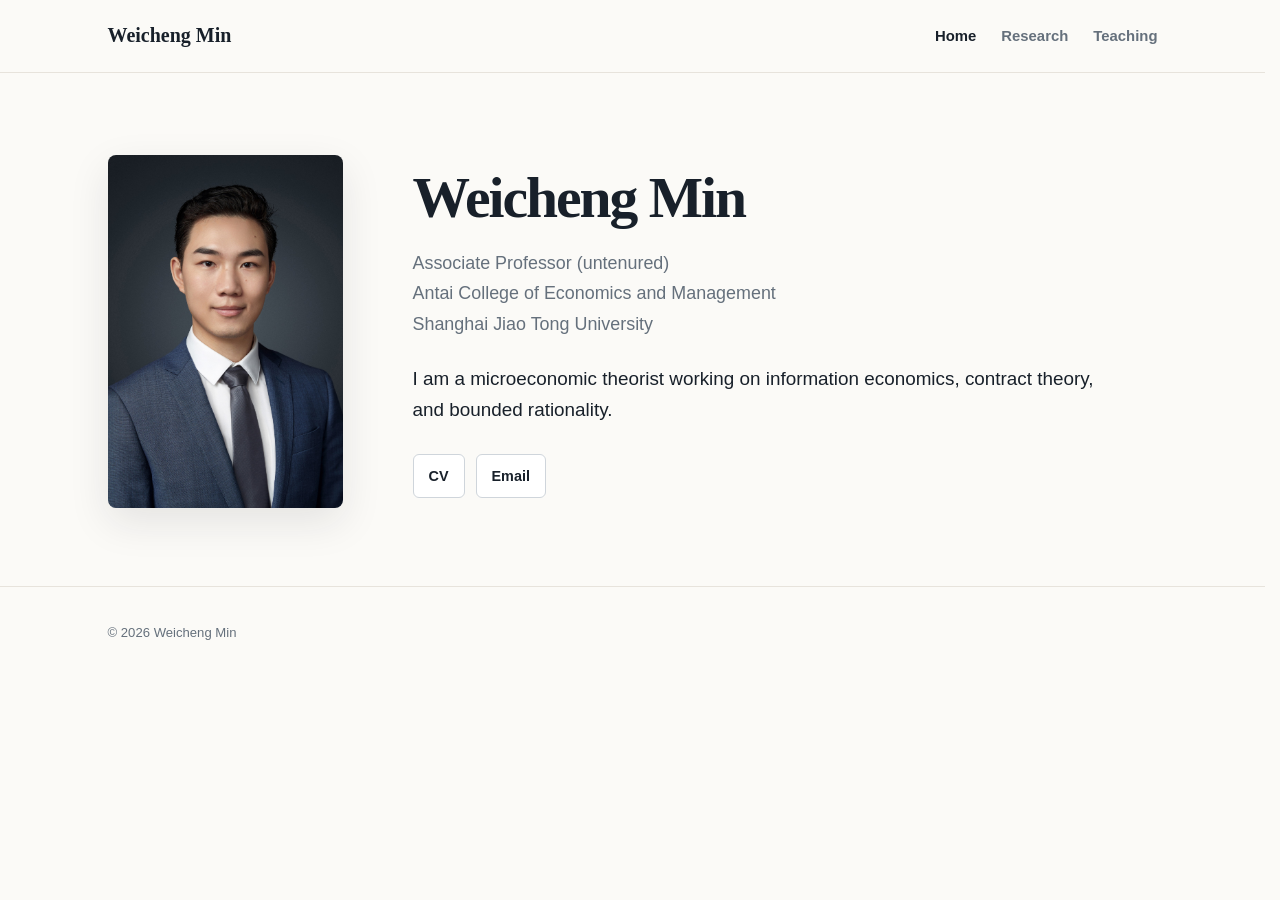
<file: index.html>
<!doctype html>
<html lang="en">
<head>
  <!-- Google tag (gtag.js) -->
  <script async src="https://www.googletagmanager.com/gtag/js?id=G-TGE3MFX98X"></script>
  <script>
    window.dataLayer = window.dataLayer || [];
    function gtag(){dataLayer.push(arguments);}
    gtag('js', new Date());
    gtag('config', 'G-TGE3MFX98X');
  </script>
  <meta charset="utf-8">
  <meta name="viewport" content="width=device-width, initial-scale=1">
  <meta name="description" content="Weicheng Min — Associate Professor of Economics at Shanghai Jiao Tong University. Research in information economics, contract theory, and bounded rationality.">
  <title>Weicheng Min | Economics</title>
  <link rel="stylesheet" href="assets/style.css">
  <link rel="icon" href="assets/favicon.svg" type="image/svg+xml">
</head>
<body>
  <header class="site-header">
    <div class="container nav-wrap">
      <a class="brand" href="index.html">Weicheng Min</a>
      <nav aria-label="Main navigation">
        <a class="active" href="index.html">Home</a>
        <a href="research.html">Research</a>
        <a href="teaching.html">Teaching</a>
      </nav>
    </div>
  </header>

  <main>
    <section class="hero container">
      <div class="portrait-wrap">
        <img class="portrait" src="assets/headshot.jpg" alt="Weicheng Min">
      </div>

      <div class="hero-copy">
        <h1>Weicheng Min</h1>
        <p class="position">Associate Professor (untenured)<br>
          <a href="https://www.acem.sjtu.edu.cn/en/" target="_blank" rel="noopener">Antai College of Economics and Management</a><br>
          <a href="https://en.sjtu.edu.cn/" target="_blank" rel="noopener">Shanghai Jiao Tong University</a>
        </p>

        <p class="intro">I am a microeconomic theorist working on information economics, contract theory, and bounded rationality.</p>

        <div class="link-row" aria-label="Profile links">
          <a class="button" href="https://drive.google.com/file/d/1ZB-CSXmlgtCVvALa-h5NeRtTX4dW_uED/view?usp=drive_link" target="_blank" rel="noopener">CV</a>
          <a class="button" href="mailto:w.min@sjtu.edu.cn">Email</a>
        </div>
      </div>
    </section>

  </main>

  <footer>
    <div class="container footer-inner">
      <span>© <span id="year"></span> Weicheng Min</span>
    </div>
  </footer>
  <script>document.getElementById('year').textContent = new Date().getFullYear();</script>
</body>
</html>
</file>
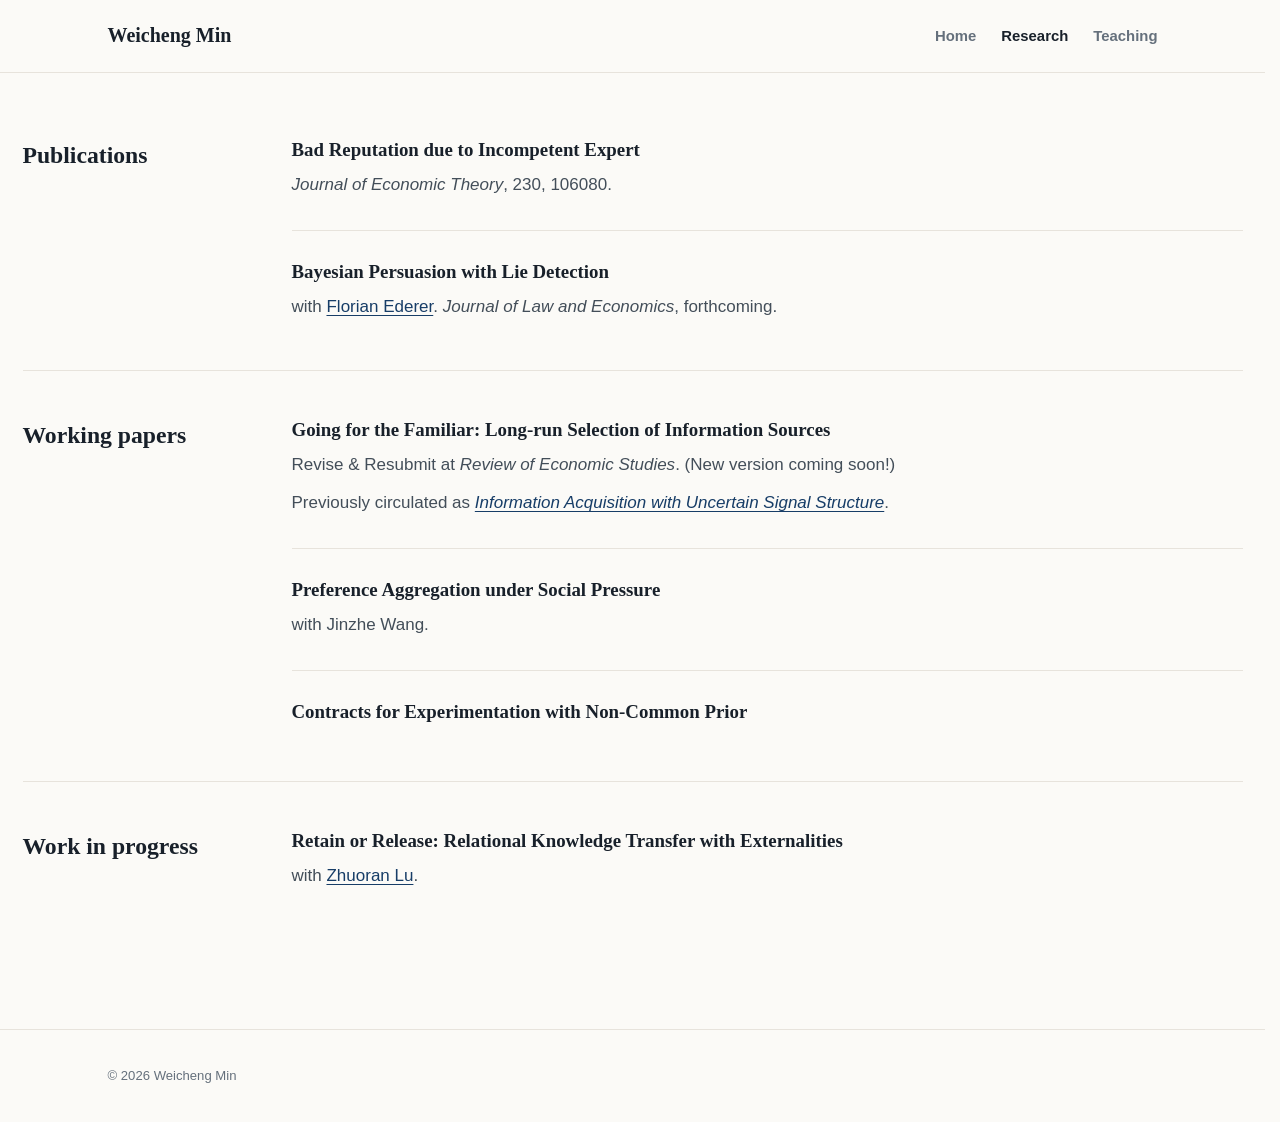
<file: research.html>
<!doctype html>
<html lang="en">
<head>
  <!-- Google tag (gtag.js) -->
  <script async src="https://www.googletagmanager.com/gtag/js?id=G-TGE3MFX98X"></script>
  <script>
    window.dataLayer = window.dataLayer || [];
    function gtag(){dataLayer.push(arguments);}
    gtag('js', new Date());
    gtag('config', 'G-TGE3MFX98X');
  </script>
  <meta charset="utf-8">
  <meta name="viewport" content="width=device-width, initial-scale=1">
  <meta name="description" content="Research by Weicheng Min in information economics, contract theory, industrial organization, and bounded rationality.">
  <title>Research | Weicheng Min</title>
  <link rel="stylesheet" href="assets/style.css">
  <link rel="icon" href="assets/favicon.svg" type="image/svg+xml">
</head>
<body>
  <header class="site-header">
    <div class="container nav-wrap">
      <a class="brand" href="index.html">Weicheng Min</a>
      <nav aria-label="Main navigation">
        <a href="index.html">Home</a>
        <a class="active" href="research.html">Research</a>
        <a href="teaching.html">Teaching</a>
      </nav>
    </div>
  </header>

  <main class="container page research-page">
    <section class="research-section">
      <h2>Publications</h2>
      <div class="paper-list">
        <article class="paper">
          <h3><a class="paper-title-link" href="https://drive.google.com/file/d/153EsucFvzqsFFEmzpW8xhtP8QdRhbX3r/view?usp=drive_link" target="_blank" rel="noopener">Bad Reputation due to Incompetent Expert</a></h3>
          <p><em>Journal of Economic Theory</em>, 230, 106080.</p>
        </article>

        <article class="paper">
          <h3><a class="paper-title-link" href="https://florianederer.github.io/pdf/lies.pdf" target="_blank" rel="noopener">Bayesian Persuasion with Lie Detection</a></h3>
          <p>with <a href="https://florianederer.github.io/" target="_blank" rel="noopener">Florian Ederer</a>. <em>Journal of Law and Economics</em>, forthcoming.</p>
        </article>
      </div>
    </section>

    <section class="research-section">
      <h2>Working papers</h2>
      <div class="paper-list">
        <article class="paper">
          <h3>Going for the Familiar: Long-run Selection of Information Sources</h3>
          <p>Revise &amp; Resubmit at <em>Review of Economic Studies</em>. (New version coming soon!)</p>
          <p>Previously circulated as <a href="https://drive.google.com/file/d/1tUmDlHejrzST-LgcIZLnebUDDifXFXP2/view?usp=drive_link" target="_blank" rel="noopener"><em>Information Acquisition with Uncertain Signal Structure</em></a>.</p>
        </article>

        <article class="paper">
          <h3><a class="paper-title-link" href="https://drive.google.com/file/d/1odiXxUYos6yoOaXBhRCZTfXheFrtOP56/view?usp=drive_link" target="_blank" rel="noopener">Preference Aggregation under Social Pressure</a></h3>
          <p>with Jinzhe Wang.</p>
        </article>

        <article class="paper">
          <h3><a class="paper-title-link" href="https://drive.google.com/file/d/1AyOFgGzkaXasufwTZ3FxpfD23nN5UjHU/view?usp=drive_link" target="_blank" rel="noopener">Contracts for Experimentation with Non-Common Prior</a></h3>
        </article>
      </div>
    </section>

    <section class="research-section">
      <h2>Work in progress</h2>
      <div class="paper-list">
        <article class="paper">
          <h3>Retain or Release: Relational Knowledge Transfer with Externalities</h3>
          <p>with <a href="https://www.zhuoranlu.com/" target="_blank" rel="noopener">Zhuoran Lu</a>.</p>
        </article>
      </div>
    </section>
  </main>

  <footer>
    <div class="container footer-inner">
      <span>© <span id="year"></span> Weicheng Min</span>
    </div>
  </footer>
  <script>document.getElementById('year').textContent = new Date().getFullYear();</script>
</body>
</html>
</file>
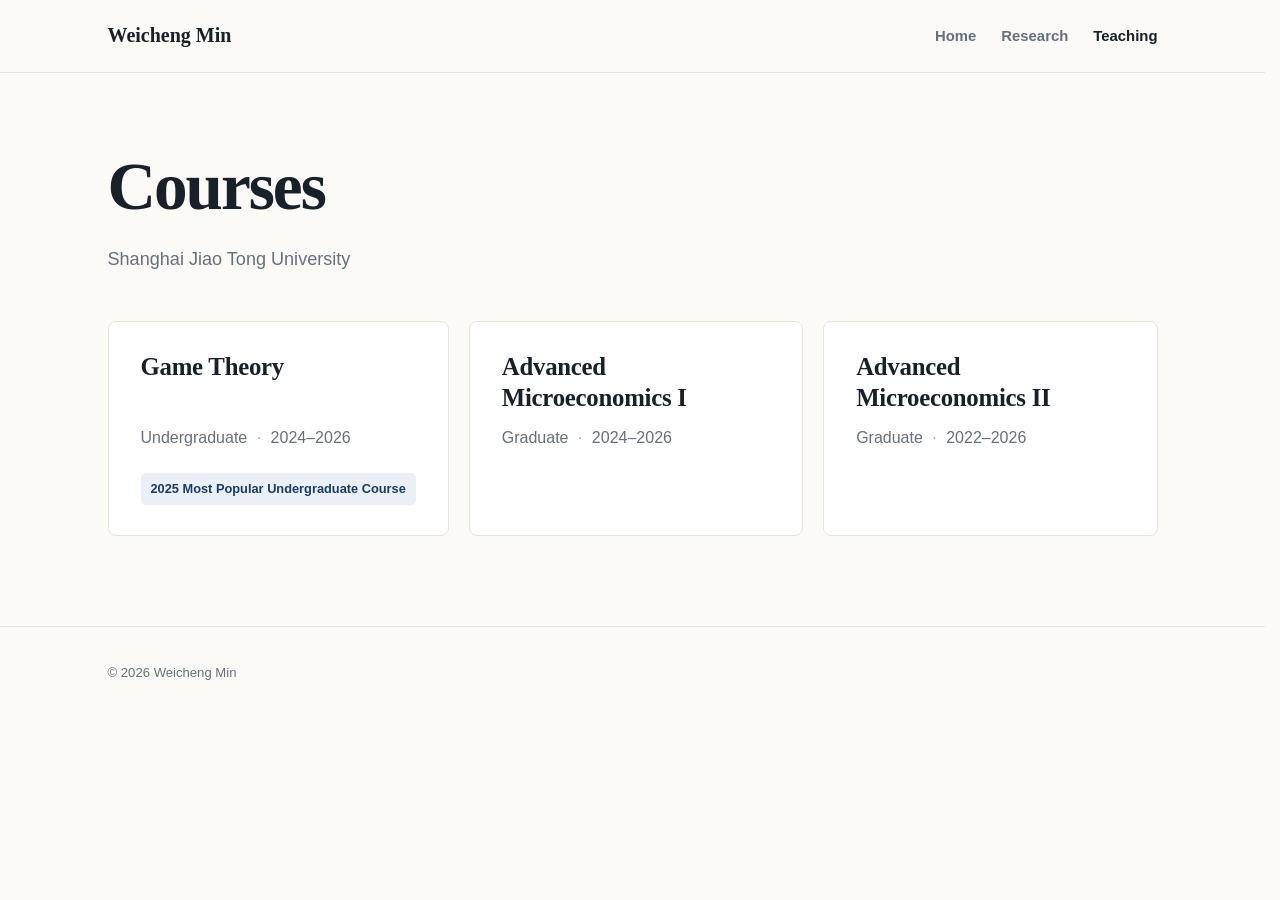
<file: teaching.html>
<!doctype html>
<html lang="en">
<head>
  <!-- Google tag (gtag.js) -->
  <script async src="https://www.googletagmanager.com/gtag/js?id=G-TGE3MFX98X"></script>
  <script>
    window.dataLayer = window.dataLayer || [];
    function gtag(){dataLayer.push(arguments);}
    gtag('js', new Date());
    gtag('config', 'G-TGE3MFX98X');
  </script>
  <meta charset="utf-8">
  <meta name="viewport" content="width=device-width, initial-scale=1">
  <meta name="description" content="Teaching by Weicheng Min at Shanghai Jiao Tong University.">
  <title>Teaching | Weicheng Min</title>
  <link rel="stylesheet" href="assets/style.css">
  <link rel="icon" href="assets/favicon.svg" type="image/svg+xml">
</head>
<body>
  <header class="site-header">
    <div class="container nav-wrap">
      <a class="brand" href="index.html">Weicheng Min</a>
      <nav aria-label="Main navigation">
        <a href="index.html">Home</a>
        <a href="research.html">Research</a>
        <a class="active" href="teaching.html">Teaching</a>
      </nav>
    </div>
  </header>

  <main class="container page">
    <div class="page-heading teaching-heading">
      <h1>Courses</h1>
      <p>Shanghai Jiao Tong University</p>
    </div>

    <section class="teaching-grid" aria-label="Courses taught">
      <article class="course-card">
        <h2>Game Theory</h2>
        <p class="course-meta">Undergraduate <span>·</span> 2024–2026</p>
        <p class="course-award">2025 Most Popular Undergraduate Course</p>
      </article>

      <article class="course-card">
        <h2>Advanced Microeconomics I</h2>
        <p class="course-meta">Graduate <span>·</span> 2024–2026</p>
      </article>

      <article class="course-card">
        <h2>Advanced Microeconomics II</h2>
        <p class="course-meta">Graduate <span>·</span> 2022–2026</p>
      </article>
    </section>
  </main>

  <footer>
    <div class="container footer-inner">
      <span>© <span id="year"></span> Weicheng Min</span>
    </div>
  </footer>
  <script>document.getElementById('year').textContent = new Date().getFullYear();</script>
</body>
</html>
</file>
<file: assets/style.css>
:root {
  --ink: #18202a;
  --muted: #65707c;
  --paper: #fbfaf7;
  --surface: #ffffff;
  --line: #e7e3dc;
  --accent: #173d67;
  --accent-soft: #eaf0f6;
  --max: 1050px;
}

* { box-sizing: border-box; }
html {
  scroll-behavior: smooth;
  scrollbar-gutter: stable;
}
body {
  margin: 0;
  color: var(--ink);
  background: var(--paper);
  font-family: Inter, ui-sans-serif, -apple-system, BlinkMacSystemFont, "Segoe UI", sans-serif;
  font-size: 17px;
  line-height: 1.68;
  -webkit-font-smoothing: antialiased;
}

a { color: var(--accent); text-decoration-thickness: 1px; text-underline-offset: 3px; }
a:hover { opacity: .76; }
.container { width: min(var(--max), calc(100% - 40px)); margin: 0 auto; }

.site-header {
  position: sticky;
  top: 0;
  z-index: 10;
  background: color-mix(in srgb, var(--paper) 92%, transparent);
  backdrop-filter: blur(10px);
  border-bottom: 1px solid var(--line);
}

.paper-title-link { color: inherit; text-decoration: none; }
.paper-title-link:hover { color: var(--accent); opacity: 1; }
.nav-wrap { min-height: 72px; display: flex; align-items: center; justify-content: space-between; gap: 28px; }
.brand { color: var(--ink); font-family: Georgia, "Times New Roman", serif; font-size: 1.25rem; font-weight: 700; text-decoration: none; }
nav { display: flex; gap: 25px; align-items: center; }
nav a { color: var(--muted); font-size: .93rem; font-weight: 600; text-decoration: none; }
nav a.active, nav a:hover { color: var(--ink); }

.hero {
  display: grid;
  grid-template-columns: 235px 1fr;
  gap: 70px;
  align-items: center;
  padding-top: 82px;
  padding-bottom: 78px;
}
.portrait-wrap { text-align: center; }
.portrait {
  display: block;
  width: 100%;
  height: auto;
  border-radius: 8px;
  box-shadow: 0 14px 40px rgba(28, 34, 41, .10);
}
.portrait-note { margin: 8px 0 0; color: var(--muted); font-size: .72rem; }
.eyebrow, .section-kicker { margin: 0 0 10px; color: var(--accent); font-size: .76rem; font-weight: 800; letter-spacing: .12em; text-transform: uppercase; }
h1, h2, h3 { font-family: Georgia, "Times New Roman", serif; color: var(--ink); line-height: 1.18; }
.hero h1 { margin: 0 0 16px; font-size: clamp(2.35rem, 4.5vw, 3.65rem); letter-spacing: -.035em; }
.position { margin: 0 0 24px; color: var(--muted); font-size: 1.12rem; }
.position a { color: inherit; text-decoration: none; }
.intro { max-width: 690px; margin: 0 0 28px; font-size: 1.18rem; }
.link-row { display: flex; flex-wrap: wrap; gap: 11px; }
.button { display: inline-block; padding: 9px 15px; border: 1px solid #cfd5db; border-radius: 6px; color: var(--ink); background: var(--surface); font-size: .9rem; font-weight: 700; text-decoration: none; }
.button.primary { color: white; border-color: var(--accent); background: var(--accent); }

.section-grid { display: grid; grid-template-columns: 1fr 1fr; gap: 72px; padding: 52px 0 62px; border-top: 1px solid var(--line); }
.section-grid h2, .highlight h2, .course-card h2 { margin: 0 0 14px; font-size: 1.6rem; }
.section-grid p { margin: 0 0 10px; color: #3c4651; }
.text-link { font-weight: 650; }

.highlight { padding: 70px 0 88px; border-top: 1px solid var(--line); }
.highlight > h2 { margin-bottom: 28px; font-size: 2.25rem; }
.paper-preview-grid { display: grid; grid-template-columns: 1fr 1fr; gap: 20px; }
.paper-card, .course-card { background: var(--surface); border: 1px solid var(--line); border-radius: 8px; padding: 26px; }
.paper-card h3 { margin: 4px 0 12px; font-size: 1.35rem; }
.paper-card p { color: #4b5662; }
.paper-type { color: var(--accent); font-size: .72rem; font-weight: 800; letter-spacing: .1em; text-transform: uppercase; }
.paper-links { display: flex; flex-wrap: wrap; gap: 16px; margin-top: 13px; }
.paper-links a { font-size: .9rem; font-weight: 750; text-decoration: none; }
.more-link { margin-top: 28px; font-weight: 750; }

.page { padding-top: 74px; padding-bottom: 90px; }
.page-heading { max-width: 760px; margin-bottom: 64px; }
.page-heading h1 { margin: 0 0 18px; font-size: clamp(2.5rem, 6vw, 4.2rem); letter-spacing: -.03em; }
.page-heading p:not(.eyebrow) { color: var(--muted); font-size: 1.13rem; }

/* Research page: two-column layout with section labels on the left. */
.research-page {
  padding-top: 66px;
  width: min(1220px, calc(100% - 40px));
}
.research-section {
  display: grid;
  grid-template-columns: 225px minmax(0, 1fr);
  column-gap: 44px;
  padding: 48px 0;
  border-top: 1px solid var(--line);
}
.research-section:first-child {
  padding-top: 0;
  border-top: none;
}
.research-section > h2 {
  grid-column: 1;
  margin: 3px 0 0;
  font-size: 1.48rem;
  white-space: nowrap;
}
.paper-list {
  grid-column: 2;
  min-width: 0;
}
.paper {
  padding: 0 0 30px;
  margin: 0 0 30px;
  border-bottom: 1px solid var(--line);
}
.paper:last-child {
  margin-bottom: 0;
  padding-bottom: 0;
  border-bottom: none;
}
.paper h3 {
  margin: 0 0 10px;
  font-size: clamp(1.18rem, 1.45vw, 1.34rem);
  white-space: nowrap;
}
.paper p { margin: 0 0 10px; color: #434e59; }
.paper p:last-child { margin-bottom: 0; }
.paper-meta { color: var(--muted); font-size: .82rem; font-weight: 700; letter-spacing: .02em; }

/* Teaching page. */
.teaching-heading { margin-bottom: 46px; }
.teaching-grid {
  display: grid;
  grid-template-columns: repeat(3, 1fr);
  gap: 20px;
}
.course-card {
  min-height: 190px;
  padding: 30px 32px;
  background: var(--surface);
  border: 1px solid var(--line);
  border-radius: 8px;
}
.course-card h2 {
  margin: 0 0 12px;
  min-height: 2.5em;
  font-size: 1.55rem;
  line-height: 1.25;
  letter-spacing: -.01em;
}
.course-meta {
  margin: 0;
  color: var(--muted);
  font-size: 1rem;
  font-weight: 500;
  line-height: 1.45;
}
.course-meta span {
  padding: 0 5px;
  color: #a2a8ae;
}
.course-award {
  display: inline-block;
  width: max-content;
  max-width: none;
  margin: 24px 0 0;
  padding: 7px 10px;
  background: var(--accent-soft);
  color: var(--accent);
  border-radius: 5px;
  font-size: .80rem;
  font-weight: 650;
  line-height: 1.4;
  white-space: nowrap;
}
.small-note { margin-top: 28px; color: var(--muted); font-size: .9rem; }

footer { border-top: 1px solid var(--line); color: var(--muted); font-size: .82rem; }
.footer-inner { min-height: 92px; display: flex; align-items: center; justify-content: space-between; gap: 20px; }
.footer-inner a { color: inherit; }

@media (max-width: 900px) {
  .teaching-grid { grid-template-columns: 1fr; }
  .course-card { min-height: 0; }
  .course-card h2 { min-height: 0; }
  .course-award { width: auto; max-width: 100%; white-space: normal; }
}

@media (max-width: 760px) {
  .container { width: min(var(--max), calc(100% - 28px)); }
  .nav-wrap { min-height: 64px; align-items: flex-start; padding-top: 18px; padding-bottom: 15px; flex-direction: column; gap: 10px; }
  nav { gap: 17px; flex-wrap: wrap; }
  .hero { grid-template-columns: 1fr; gap: 34px; padding-top: 52px; }
  .portrait-wrap { width: min(220px, 70vw); text-align: left; }
  .hero h1 { font-size: 2.75rem; }
  .section-grid, .paper-preview-grid { grid-template-columns: 1fr; gap: 28px; }
  .research-page {
    padding-top: 52px;
    width: min(var(--max), calc(100% - 28px));
  }
  .research-section {
    grid-template-columns: 1fr;
    row-gap: 24px;
    padding: 42px 0;
  }
  .research-section:first-child { padding-top: 0; }
  .research-section > h2 {
    grid-column: 1;
    margin: 0;
    font-size: 1.45rem;
    white-space: normal;
  }
  .paper-list { grid-column: 1; }
  .paper h3 {
    font-size: 1.28rem;
    white-space: normal;
  }
  .footer-inner { align-items: flex-start; justify-content: center; flex-direction: column; gap: 4px; padding: 24px 0; }
}
</file>
